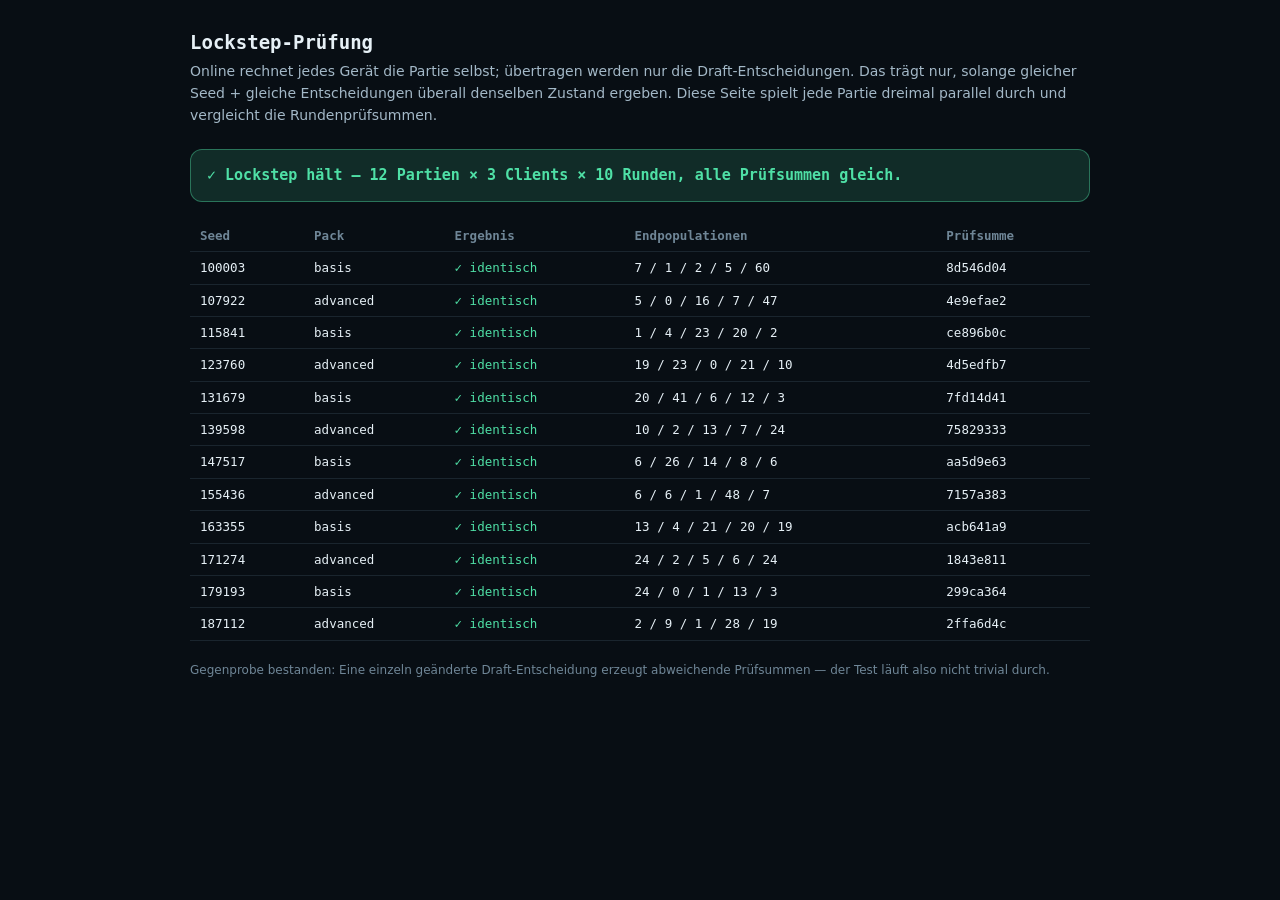
<file: tests/lockstep.html>
<!DOCTYPE html>
<html lang="de">
<head>
<meta charset="utf-8">
<title>Evolution Arena — Lockstep-Prüfung</title>
<style>
  body { font: 14px/1.55 ui-monospace, SFMono-Regular, Menlo, monospace; background: #080e14; color: #e6f0f6; padding: 28px; max-width: 900px; margin: 0 auto; }
  h1 { font-size: 19px; margin: 0 0 4px; }
  p.lead { color: #a3b8c7; margin: 0 0 22px; font-family: system-ui, sans-serif; }
  .verdict { padding: 14px 16px; border-radius: 12px; margin-bottom: 18px; font-size: 15px; font-weight: 700; }
  .ok { background: rgba(79,224,166,.14); color: #4fe0a6; border: 1px solid rgba(79,224,166,.4); }
  .fail { background: rgba(255,106,90,.14); color: #ff6a5a; border: 1px solid rgba(255,106,90,.45); }
  table { border-collapse: collapse; width: 100%; font-size: 12.5px; }
  th, td { text-align: left; padding: 6px 10px; border-bottom: 1px solid rgba(150,195,220,.13); }
  th { color: #6f8697; font-weight: 600; }
  td.good { color: #4fe0a6; } td.bad { color: #ff6a5a; }
  .note { color: #6f8697; font-size: 12px; margin-top: 20px; font-family: system-ui, sans-serif; line-height: 1.6; }
</style>
</head>
<body>

<h1>Lockstep-Prüfung</h1>
<p class="lead">
  Online rechnet jedes Gerät die Partie selbst; übertragen werden nur die Draft-Entscheidungen.
  Das trägt nur, solange gleicher Seed + gleiche Entscheidungen überall denselben Zustand ergeben.
  Diese Seite spielt jede Partie dreimal parallel durch und vergleicht die Rundenprüfsummen.
</p>

<div id="verdict" class="verdict">läuft …</div>
<table><thead><tr><th>Seed</th><th>Pack</th><th>Ergebnis</th><th>Endpopulationen</th><th>Prüfsumme</th></tr></thead><tbody id="rows"></tbody></table>
<p class="note" id="note"></p>

<script src="../js/core/util.js"></script>
<script src="../js/data/names.js"></script>
<script src="../js/data/traits.js"></script>
<script src="../js/data/events.js"></script>
<script src="../js/game/genetics.js"></script>
<script src="../js/game/state.js"></script>
<script src="../js/game/phases.js"></script>
<script src="../js/game/ai.js"></script>
<script src="../js/net/config.js"></script>
<script src="../js/net/protocol.js"></script>

<script>
(function () {
  'use strict';
  const EA = window.EA;
  const ROUNDS = 10;

  /**
   * Ein Client. Bildet die Zufallsreihenfolge aus App.runDraft nach:
   *   1. makeOffer für alle lebenden Teams in Teamreihenfolge
   *   2. je Team: ai.decide (nur KI), dann applyDraft
   * Menschliche Entscheidungen ziehen keinen Zufall und kommen von außen.
   */
  function playGame(seed, teamCfg, pack, decisions, humanPicker) {
    const game = EA.state.createGame({ seed, pack, rounds: ROUNDS, startPop: 6, teams: teamCfg });
    EA.state.refreshStats(game);
    const hashes = [];

    for (let r = 1; r <= ROUNDS; r++) {
      game.round = r;

      game.phase = 0;
      EA.phases.phaseEvent(game);
      EA.state.refreshStats(game);

      game.phase = 1;
      const active = game.teams.filter(t => t.individuals.length > 0);

      const offers = new Map();
      for (const team of active) offers.set(team, EA.phases.makeOffer(game, team));

      const choices = new Map();
      for (const team of active) {
        if (team.controller !== 'human') continue;
        const key = r + ':' + team.id;
        let d = decisions.get(key);
        if (!d) { d = humanPicker(offers.get(team)); decisions.set(key, d); }
        const offer = offers.get(team);
        choices.set(team.id, { trait: offer.find(x => x.id === d.traitId) || offer[0], mode: d.mode });
      }

      for (const team of active) {
        let choice = choices.get(team.id);
        if (!choice && team.controller === 'ai') {
          const dec = EA.ai.decide(game, team, offers.get(team));
          choice = { trait: dec.trait, mode: dec.mode };
        }
        if (!choice) continue;
        EA.phases.applyDraft(game, team, choice.trait, choice.mode);
        EA.state.refreshStats(game);
      }

      game.phase = 2; const feeding = EA.phases.phaseFeeding(game);
      game.phase = 3; const selection = EA.phases.phaseSelection(game);
      game.phase = 4; const repro = EA.phases.phaseReproduction(game);

      EA.phases.endRound(game);
      EA.phases.recordRound(game, feeding, selection, repro);
      EA.state.refreshStats(game);
      hashes.push(EA.protocol.stateHash(game));
    }
    return { game, hashes };
  }

  const C = EA.names.TEAM_COLORS;
  const teamCfg = [
    { name: 'Alpha', color: C[0].hex, controller: 'human', playerId: 'p1' },
    { name: 'Beta',  color: C[1].hex, controller: 'human', playerId: 'p2' },
    { name: 'Gamma', color: C[2].hex, controller: 'human', playerId: 'p3' },
    { name: '',      color: C[3].hex, controller: 'ai',    playerId: null },
    { name: '',      color: C[4].hex, controller: 'ai',    playerId: null }
  ];

  const rows = document.getElementById('rows');
  let allOk = true;

  for (let trial = 0; trial < 12; trial++) {
    const seed = 100003 + trial * 7919;
    const pack = trial % 2 ? 'advanced' : 'basis';
    const decisions = new Map();

    // Menschliche Wahl: bewusst NICHT aus game.rng – wie eine echte Person.
    let n = trial * 31 + 7;
    const picker = offer => {
      n = (n * 1103515245 + 12345) & 0x7fffffff;
      return { traitId: offer[n % offer.length].id, mode: (n >> 8) % 2 ? 'food' : 'mutation' };
    };

    const A = playGame(seed, teamCfg, pack, decisions, picker);
    const nope = () => { throw new Error('Nur der erste Client darf selbst wählen'); };
    const B = playGame(seed, teamCfg, pack, decisions, nope);
    const D = playGame(seed, teamCfg, pack, decisions, nope);

    const ok = A.hashes.join() === B.hashes.join() && A.hashes.join() === D.hashes.join();
    if (!ok) allOk = false;
    const diff = A.hashes.findIndex((h, i) => h !== B.hashes[i] || h !== D.hashes[i]);

    const tr = document.createElement('tr');
    tr.innerHTML =
      '<td>' + seed + '</td><td>' + pack + '</td>' +
      '<td class="' + (ok ? 'good' : 'bad') + '">' + (ok ? '✓ identisch' : '✗ ab Runde ' + (diff + 1)) + '</td>' +
      '<td>' + A.game.teams.map(t => t.individuals.length).join(' / ') + '</td>' +
      '<td>' + A.hashes[A.hashes.length - 1] + '</td>';
    rows.appendChild(tr);
  }

  /* Gegenprobe: Eine einzige geänderte Entscheidung MUSS auffallen –
     sonst würde der Test auch bei kaputter Prüfsumme grün melden. */
  const dec1 = new Map();
  let m = 5;
  const pick = offer => {
    m = (m * 1103515245 + 12345) & 0x7fffffff;
    return { traitId: offer[m % offer.length].id, mode: (m >> 8) % 2 ? 'food' : 'mutation' };
  };
  const base = playGame(424242, teamCfg, 'advanced', dec1, pick);
  const dec2 = new Map(dec1);
  const key = '3:T1';
  if (dec2.has(key)) {
    const d = dec2.get(key);
    dec2.set(key, { traitId: d.traitId, mode: d.mode === 'food' ? 'mutation' : 'food' });
  }
  const changed = playGame(424242, teamCfg, 'advanced', dec2, () => { throw new Error('nope'); });
  const detects = base.hashes.join() !== changed.hashes.join();

  const v = document.getElementById('verdict');
  const pass = allOk && detects;
  v.className = 'verdict ' + (pass ? 'ok' : 'fail');
  v.textContent = pass
    ? '✓ Lockstep hält — 12 Partien × 3 Clients × ' + ROUNDS + ' Runden, alle Prüfsummen gleich.'
    : (!allOk ? '✗ Simulationen laufen auseinander — Onlinemodus ist nicht verlässlich.'
              : '✗ Gegenprobe fehlgeschlagen: Die Prüfsumme erkennt Unterschiede nicht.');

  document.getElementById('note').textContent = detects
    ? 'Gegenprobe bestanden: Eine einzeln geänderte Draft-Entscheidung erzeugt abweichende Prüfsummen — der Test läuft also nicht trivial durch.'
    : 'Gegenprobe fehlgeschlagen — stateHash erfasst zu wenig vom Zustand.';
})();
</script>
</body>
</html>
</file>
